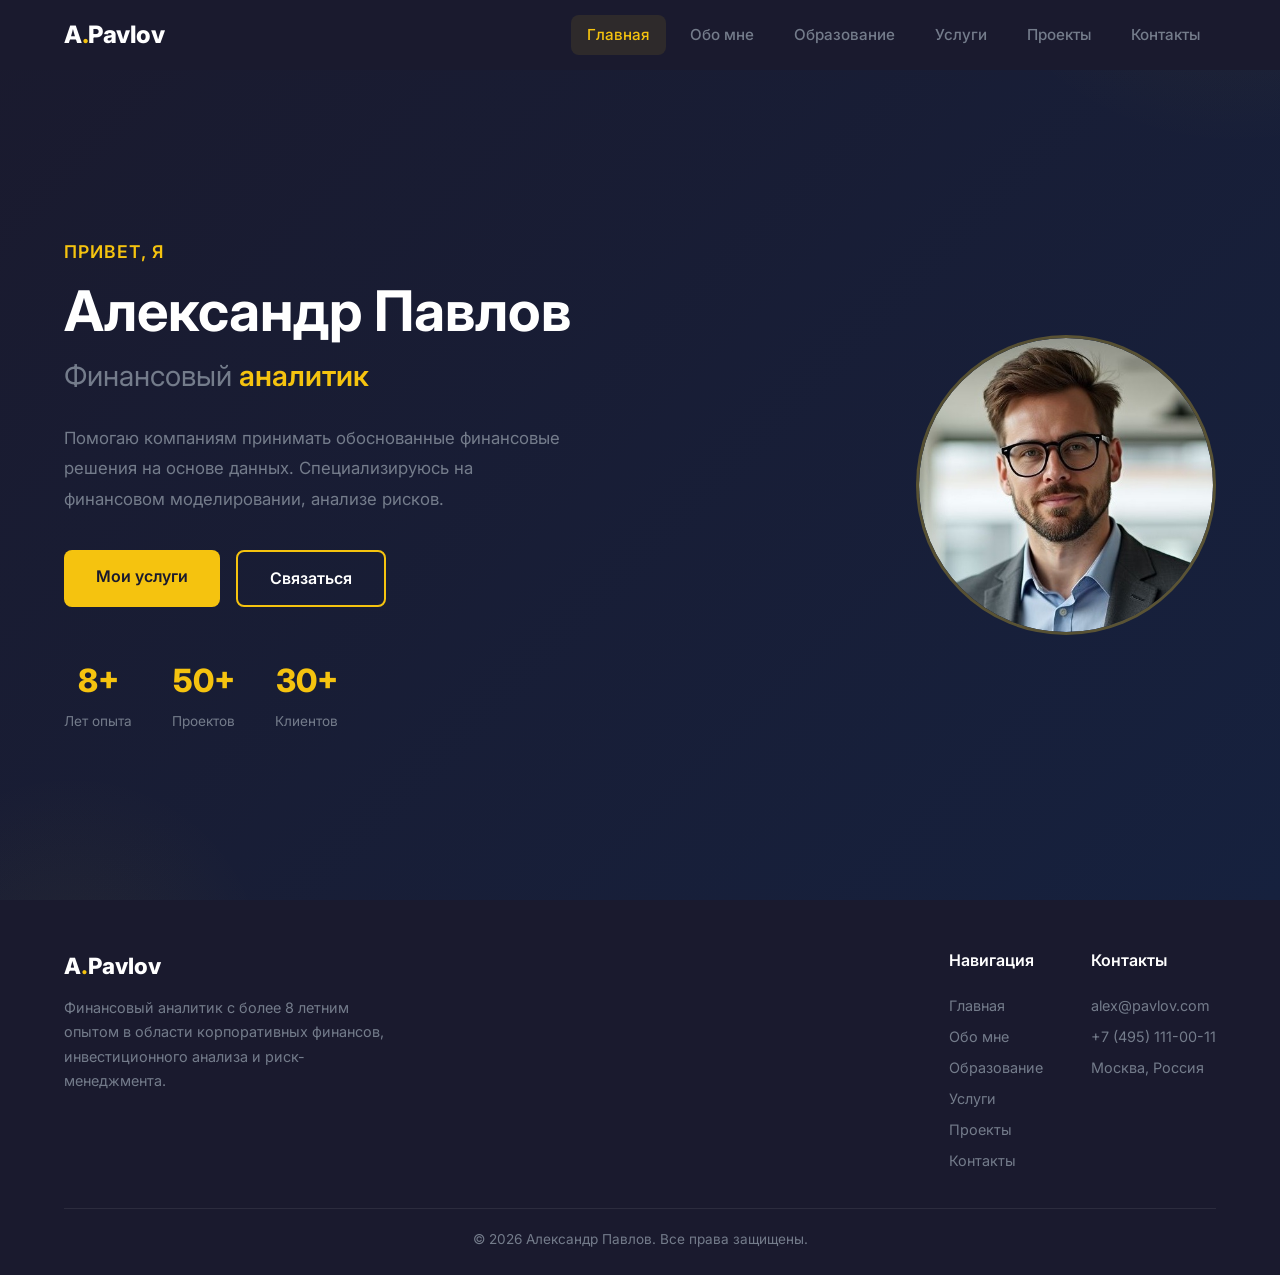
<file: index.html>
<!DOCTYPE html>
<html lang="en">
<head>
    <meta charset="UTF-8">
    <meta name="viewport" content="width=device-width, initial-scale=1.0">
    <link rel="stylesheet" href="css/header.css">
    <link rel="stylesheet" href="css/navbar.css">
    <link rel="stylesheet" href="css/home.css">
    <link rel="stylesheet" href="css/footer.css">

    <title>PortfolioFinAnalitic</title>

</head>

<body>
    <nav class="navbar" id="navbar">
        <div class="container">
            <a href="index.html" class="navbar__logo">A<span>.</span>Pavlov</a>
            <div class="navbar__links" id="navLinks">
                <a href="index.html" class="navbar__link active">Главная</a>
                <a href="about.html" class="navbar__link">Обо мне</a>
                <a href="education.html" class="navbar__link">Образование</a>
                <a href="services.html" class="navbar__link">Услуги</a>
                <a href="portfolio.html" class="navbar__link">Проекты</a>
                <a href="contact.html" class="navbar__link">Контакты</a>
            </div>
            <button class="navbar__burger" id="burger" aria-label="Меню">
                <span></span>
                <span></span>
                <span></span>
            </button>
        </div>
    </nav>

    <!-- Home section desig -->
    <section class="home">
        <div class="container">
            <div class="home__content">
                <div class="home__text">
                    <p class="home__greeting">Привет, я</p>
                    <h1 class="home__name">Александр Павлов</h1>
                    <p class="home__title">Финансовый <span>аналитик</span></p>
                    <p class="home__desc">
                        Помогаю компаниям принимать обоснованные финансовые решения 
                        на основе данных. Специализируюсь на финансовом моделировании, 
                        анализе рисков.
                    </p>
                    <div class="home__buttons">
                        <a href="services.html" class="btn btn-primary">Мои услуги</a>
                        <a href="contact.html" class="btn btn-outline">Связаться</a>
                    </div>
                    <div class="home__stats">
                        <div class="home__stat">
                            <div class="home__stat-number">8+</div>
                            <div class="home__stat-label">Лет опыта</div>
                        </div>
                        <div class="home__stat">
                            <div class="home__stat-number">50+</div>
                            <div class="home__stat-label">Проектов</div>
                        </div>
                        <div class="home__stat">
                            <div class="home__stat-number">30+</div>
                            <div class="home__stat-label">Клиентов</div>
                        </div>
                    </div>
                </div>
                <div class="home__visual">
                    <div class="home__avatar">
                        <img src="img/home.jpg" alt="Александр Павлов" class="home__avatar-img">
                        <div class="home__avatar-ring">
                        </div>
                    </div>
                </div>
            </div>
        </div>
    </section>

    <!-- Footer section desig -->
    <footer class="footer">
        <div class="container">
            <div class="footer__content">
                <div class="footer__brand">
                    <div class="footer__brand-name">A<span>.</span>Pavlov</div>
                    <p class="footer__brand-desc">Финансовый аналитик с более 8 летним опытом в области корпоративных финансов, инвестиционного анализа и риск-менеджмента.</p>
                </div>
                <div class="footer__nav">
                    <div class="footer__col">
                        <div class="footer__col-title">Навигация</div>
                        <a href="index.html">Главная</a>
                        <a href="about.html">Обо мне</a>
                        <a href="education.html">Образование</a>
                        <a href="services.html">Услуги</a>
                        <a href="portfolio.html">Проекты</a>
                        <a href="contact.html">Контакты</a>
                    </div>
                    <div class="footer__col">
                        <div class="footer__col-title">Контакты</div>
                        <a href="mailto:alexey@morozov.com">alex@pavlov.com</a>
                        <a href="tel:+74951234567">+7 (495) 111-00-11</a>
                        <a href="#">Москва, Россия</a>
                    </div>
                </div>
            </div>
            <div class="footer__bottom">
                &copy; 2026 Александр Павлов. Все права защищены.
            </div>
        </div>
    </footer>

    <script src="js/script.js"></script>
</body>
</html>
</file>
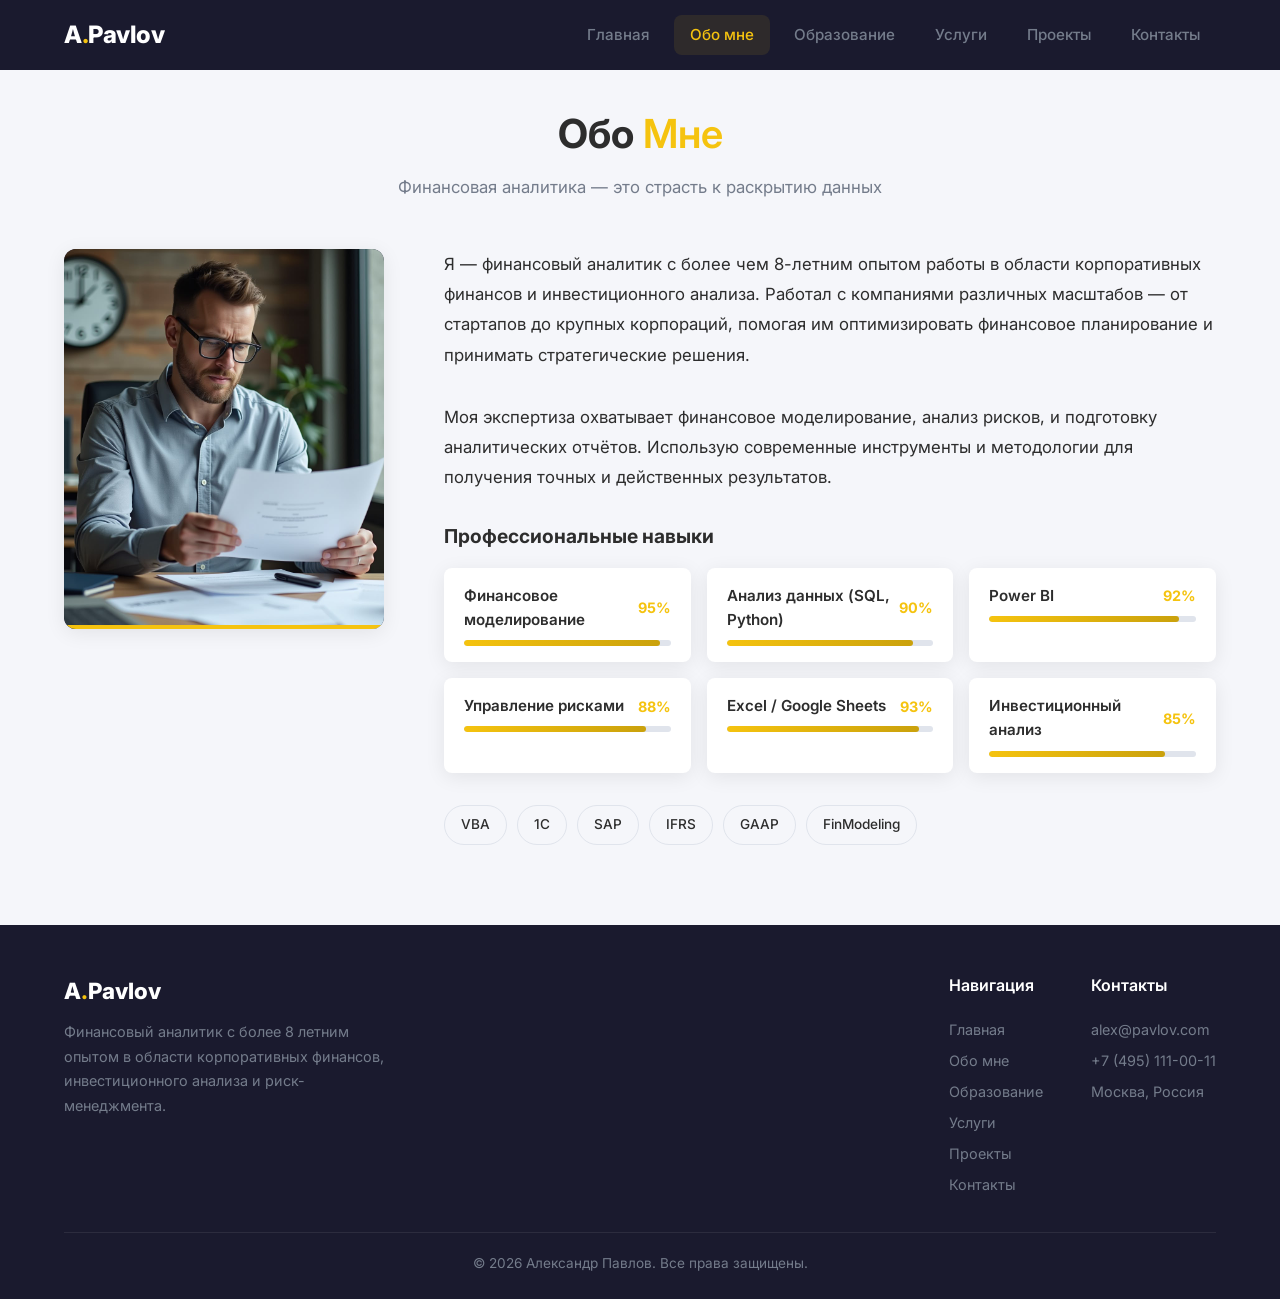
<file: about.html>
<!DOCTYPE html>
<html lang="en">
<head>
    <meta charset="UTF-8">
    <meta name="viewport" content="width=device-width, initial-scale=1.0">
    <link rel="stylesheet" href="css/header.css">
    <link rel="stylesheet" href="css/navbar.css">
    <link rel="stylesheet" href="css/about.css">
    <link rel="stylesheet" href="css/footer.css">

    <title>PortfolioFinAnalitic</title>

</head>

<body>
    <nav class="navbar" id="navbar">
        <div class="container">
            <a href="index.html" class="navbar__logo">A<span>.</span>Pavlov</a>
            <div class="navbar__links" id="navLinks">
                <a href="index.html" class="navbar__link">Главная</a>
                <a href="about.html" class="navbar__link active">Обо мне</a>
                <a href="education.html" class="navbar__link">Образование</a>
                <a href="services.html" class="navbar__link">Услуги</a>
                <a href="portfolio.html" class="navbar__link">Проекты</a>
                <a href="contact.html" class="navbar__link">Контакты</a>
            </div>
            <button class="navbar__burger" id="burger" aria-label="Меню">
                <span></span>
                <span></span>
                <span></span>
            </button>
        </div>
    </nav>

    <!-- About section desig -->
    <section class="about">
        <div class="container">
            <h2 class="section-title reveal">Обо <span>Мне</span></h2>
            <p class="section-subtitle reveal">
                Финансовая аналитика — это страсть к раскрытию данных
            </p>

            <div class="about__content">
                <div class="about__image reveal">
                    <div class="about__photo">
                        <img src="img/about.jpg" alt="Александр Павлов" class="about__photo-img">
                        <div class="about__photo-ring"></div>
                    </div>
                </div>
                <div class="about__info">
                    <p class="about__bio reveal">
                        Я — финансовый аналитик с более чем 8-летним опытом работы в области 
                        корпоративных финансов и инвестиционного анализа. Работал с компаниями 
                        различных масштабов — от стартапов до крупных корпораций, помогая им 
                        оптимизировать финансовое планирование и принимать стратегические решения.
                    </p>
                    <p class="about__bio reveal">
                        Моя экспертиза охватывает финансовое моделирование, анализ рисков, и подготовку аналитических отчётов. 
                        Использую современные инструменты и методологии для получения точных и действенных результатов.
                    </p>

                    <h3 class="about__skills-title reveal">Профессиональные навыки</h3>
                    <div class="about__skills reveal">
                        <div class="about__skill" data-skill="95">
                            <div class="about__skill-header">
                                <span class="about__skill-name">Финансовое моделирование</span>
                                <span class="about__skill-percent">95%</span>
                            </div>
                            <div class="about__skill-bar">
                                <div class="about__skill-fill"></div>
                            </div>
                        </div>
                        <div class="about__skill" data-skill="90">
                            <div class="about__skill-header">
                                <span class="about__skill-name">Анализ данных (SQL, Python)</span>
                                <span class="about__skill-percent">90%</span>
                            </div>
                            <div class="about__skill-bar">
                                <div class="about__skill-fill"></div>
                            </div>
                        </div>
                        <div class="about__skill" data-skill="92">
                            <div class="about__skill-header">
                                <span class="about__skill-name">Power BI</span>
                                <span class="about__skill-percent">92%</span>
                            </div>
                            <div class="about__skill-bar">
                                <div class="about__skill-fill"></div>
                            </div>
                        </div>

                        <div class="about__skill" data-skill="88">
                            <div class="about__skill-header">
                                <span class="about__skill-name">Управление рисками</span>
                                <span class="about__skill-percent">88%</span>
                            </div>
                            <div class="about__skill-bar">
                                <div class="about__skill-fill"></div>
                            </div>
                        </div>
                        
                        <div class="about__skill" data-skill="93">
                            <div class="about__skill-header">
                                <span class="about__skill-name">Excel / Google Sheets</span>
                                <span class="about__skill-percent">93%</span>
                            </div>
                            <div class="about__skill-bar">
                                <div class="about__skill-fill"></div>
                            </div>
                        </div>

                        <div class="about__skill" data-skill="85">
                            <div class="about__skill-header">
                                <span class="about__skill-name">Инвестиционный анализ</span>
                                <span class="about__skill-percent">85%</span>
                            </div>
                            <div class="about__skill-bar">
                                <div class="about__skill-fill"></div>
                            </div>
                        </div>
                    </div>

                    <div class="about__tags reveal">
                        <span class="about__tag">VBA</span>
                        <span class="about__tag">1C</span>
                        <span class="about__tag">SAP</span>
                        <span class="about__tag">IFRS</span>
                        <span class="about__tag">GAAP</span>
                        <span class="about__tag">FinModeling</span>
                    </div>
                </div>
            </div>
        </div>
    </section>


    <!-- Footer section desig -->
    <footer class="footer">
        <div class="container">
            <div class="footer__content">
                <div class="footer__brand">
                    <div class="footer__brand-name">A<span>.</span>Pavlov</div>
                    <p class="footer__brand-desc">Финансовый аналитик с более 8 летним опытом в области корпоративных финансов, инвестиционного анализа и риск-менеджмента.</p>
                </div>
                <div class="footer__nav">
                    <div class="footer__col">
                        <div class="footer__col-title">Навигация</div>
                        <a href="index.html">Главная</a>
                        <a href="about.html">Обо мне</a>
                        <a href="education.html">Образование</a>
                        <a href="services.html">Услуги</a>
                        <a href="portfolio.html">Проекты</a>
                        <a href="contact.html">Контакты</a>
                    </div>
                    <div class="footer__col">
                        <div class="footer__col-title">Контакты</div>
                        <a href="mailto:alexey@morozov.com">alex@pavlov.com</a>
                        <a href="tel:+74951234567">+7 (495) 111-00-11</a>
                        <a href="#">Москва, Россия</a>
                    </div>
                </div>
            </div>
            <div class="footer__bottom">
                &copy; 2026 Александр Павлов. Все права защищены.
            </div>
        </div>
    </footer>

    <script src="js/script.js"></script>
</body>
</html>
</file>
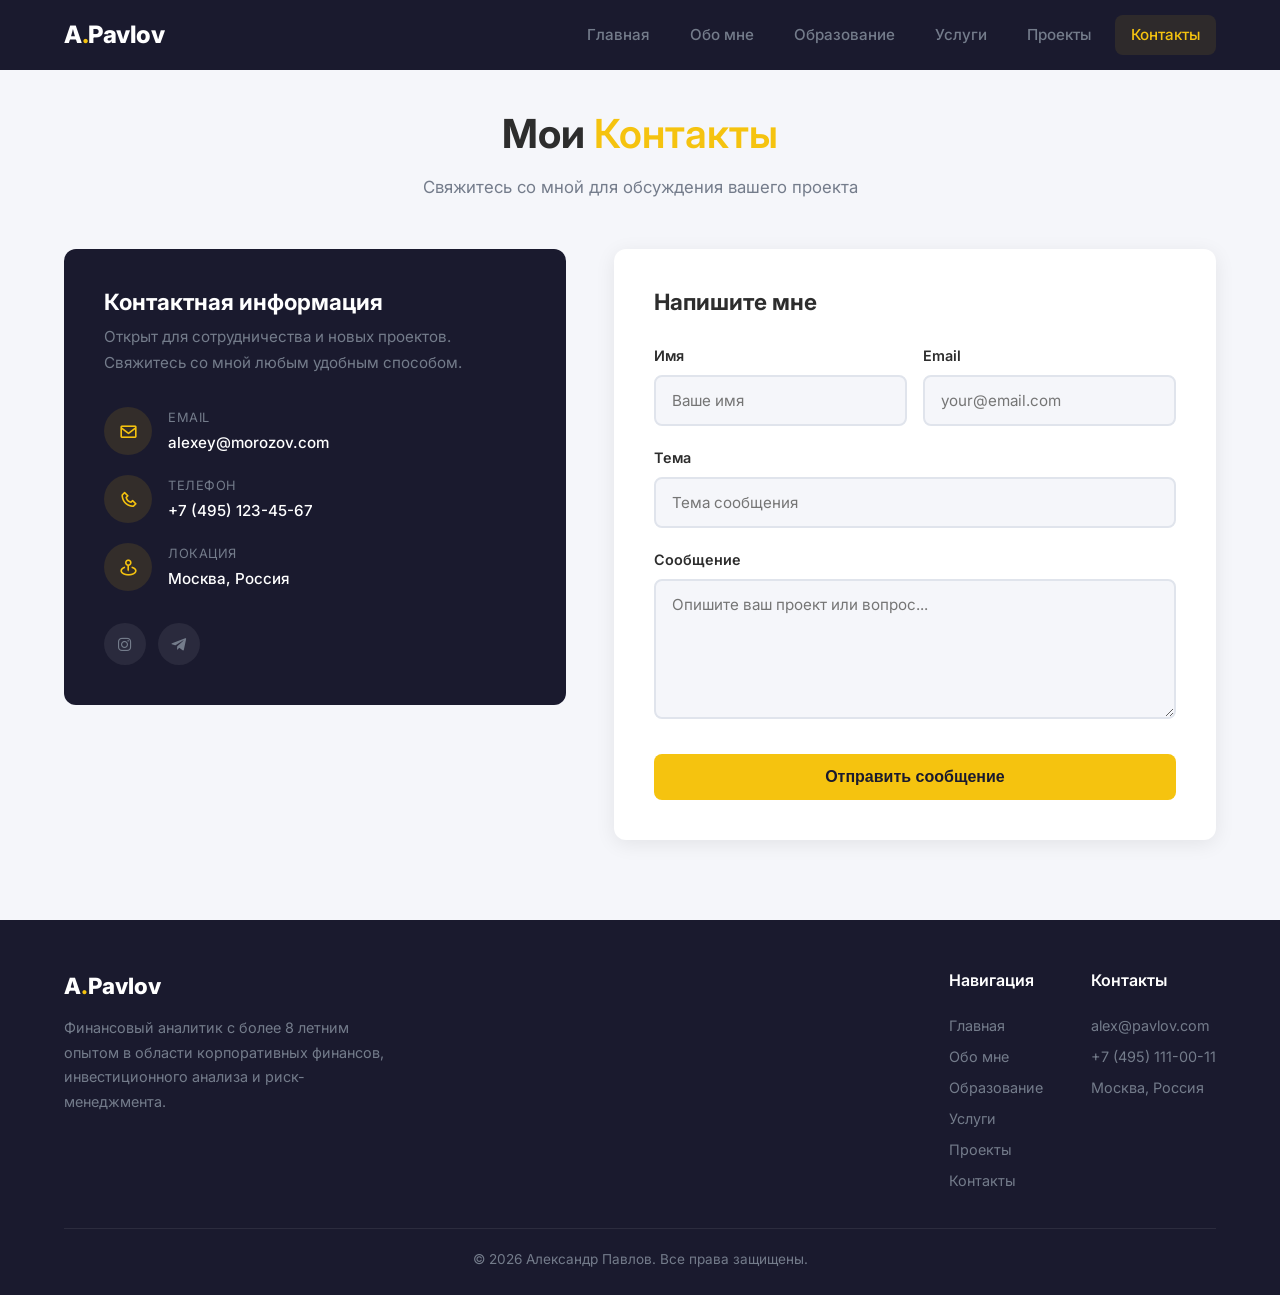
<file: contact.html>
<!DOCTYPE html>
<html lang="en">
<head>
    <meta charset="UTF-8">
    <meta name="viewport" content="width=device-width, initial-scale=1.0">
    <link rel="stylesheet" href="css/header.css">
    <link rel="stylesheet" href="css/navbar.css">
    <link rel="stylesheet" href="css/contact.css">
    <link rel="stylesheet" href="css/footer.css">
    <link href='https://unpkg.com/boxicons@2.1.4/css/boxicons.min.css' rel='stylesheet'>

    <title>PortfolioFinAnalitic</title>

</head>

<body>
    <nav class="navbar" id="navbar">
        <div class="container">
            <a href="index.html" class="navbar__logo">A<span>.</span>Pavlov</a>
            <div class="navbar__links" id="navLinks">
                <a href="index.html" class="navbar__link">Главная</a>
                <a href="about.html" class="navbar__link">Обо мне</a>
                <a href="education.html" class="navbar__link">Образование</a>
                <a href="services.html" class="navbar__link">Услуги</a>
                <a href="portfolio.html" class="navbar__link">Проекты</a>
                <a href="contact.html" class="navbar__link active">Контакты</a>
            </div>
            <button class="navbar__burger" id="burger" aria-label="Меню">
                <span></span>
                <span></span>
                <span></span>
            </button>
        </div>
    </nav>

    <!-- Contact section desig -->
    <section class="contact">
        <div class="container">
            <h2 class="section-title reveal">Мои <span>Контакты</span></h2>
            <p class="section-subtitle reveal">Свяжитесь со мной для обсуждения вашего проекта</p>

            <div class="contact__grid">
                <div class="contact__info reveal">
                    <h3 class="contact__info-title">Контактная информация</h3>
                    <p class="contact__info-desc">
                        Открыт для сотрудничества и новых проектов. 
                        Свяжитесь со мной любым удобным способом.
                    </p>

                    <div class="contact__details">
                        <div class="contact__detail">
                            <div class="contact__detail-icon"><i class='bx bx-envelope'></i></div>
                            <div>
                                <div class="contact__detail-label">Email</div>
                                <div class="contact__detail-value">alexey@morozov.com</div>
                            </div>
                        </div>
                        <div class="contact__detail">
                            <div class="contact__detail-icon"><i class='bx bx-phone'></i></div>
                            <div>
                                <div class="contact__detail-label">Телефон</div>
                                <div class="contact__detail-value">+7 (495) 123-45-67</div>
                            </div>
                        </div>
                        <div class="contact__detail">
                            <div class="contact__detail-icon"><i class='bx bx-map-pin'></i></div>
                            <div>
                                <div class="contact__detail-label">Локация</div>
                                <div class="contact__detail-value">Москва, Россия</div>
                            </div>
                        </div>
                    </div>

                    <div class="contact__socials">
                        <a href="#" class="contact__social-link" aria-label="Instagram">
                            <i class='bx bxl-instagram'></i>
                        </a>
                        <a href="#" class="contact__social-link" aria-label="Telegram">
                            <i class='bx bxl-telegram'></i>
                        </a>
                    </div>
                </div>

                <div class="contact__form-wrapper reveal">
                    <h3 class="contact__form-title">Напишите мне</h3>
                    <form id="contactForm">
                        <div class="form__row">
                            <div class="form__group">
                                <label class="form__label" for="name">Имя</label>
                                <input class="form__input" type="text" id="name" name="name" placeholder="Ваше имя" required>
                            </div>
                            <div class="form__group">
                                <label class="form__label" for="email">Email</label>
                                <input class="form__input" type="email" id="email" name="email" placeholder="your@email.com" required>
                            </div>
                        </div>
                        <div class="form__group">
                            <label class="form__label" for="subject">Тема</label>
                            <input class="form__input" type="text" id="subject" name="subject" placeholder="Тема сообщения" required>
                        </div>
                        <div class="form__group">
                            <label class="form__label" for="message">Сообщение</label>
                            <textarea class="form__textarea" id="message" name="message" placeholder="Опишите ваш проект или вопрос..." required></textarea>
                        </div>
                        <button type="submit" class="btn btn-primary form__submit">Отправить сообщение</button>
                    </form>
                    <div class="form__success" id="formSuccess">
                        <div class="form__success-icon"><i class='bx bx-check-circle'></i></div>
                        <div class="form__success-text">Сообщение отправлено!</div>
                        <div class="form__success-sub">Я свяжусь с вами в ближайшее время.</div>
                    </div>
                </div>
            </div>
        </div>
    </section>


    <!-- Footer section desig -->
    <footer class="footer">
        <div class="container">
            <div class="footer__content">
                <div class="footer__brand">
                    <div class="footer__brand-name">A<span>.</span>Pavlov</div>
                    <p class="footer__brand-desc">Финансовый аналитик с более 8 летним опытом в области корпоративных финансов, инвестиционного анализа и риск-менеджмента.</p>
                </div>
                <div class="footer__nav">
                    <div class="footer__col">
                        <div class="footer__col-title">Навигация</div>
                        <a href="index.html">Главная</a>
                        <a href="about.html">Обо мне</a>
                        <a href="education.html">Образование</a>
                        <a href="services.html">Услуги</a>
                        <a href="portfolio.html">Проекты</a>
                        <a href="contact.html">Контакты</a>
                    </div>
                    <div class="footer__col">
                        <div class="footer__col-title">Контакты</div>
                        <a href="mailto:alex@pavlov.com">alex@pavlov.com</a>
                        <a href="tel:+74951110011">+7 (495) 111-00-11</a>
                        <a href="#">Москва, Россия</a>
                    </div>
                </div>
            </div>
            <div class="footer__bottom">
                &copy; 2026 Александр Павлов. Все права защищены.
            </div>
        </div>
    </footer>

    <script src="js/script.js"></script>
</body>
</html>
</file>
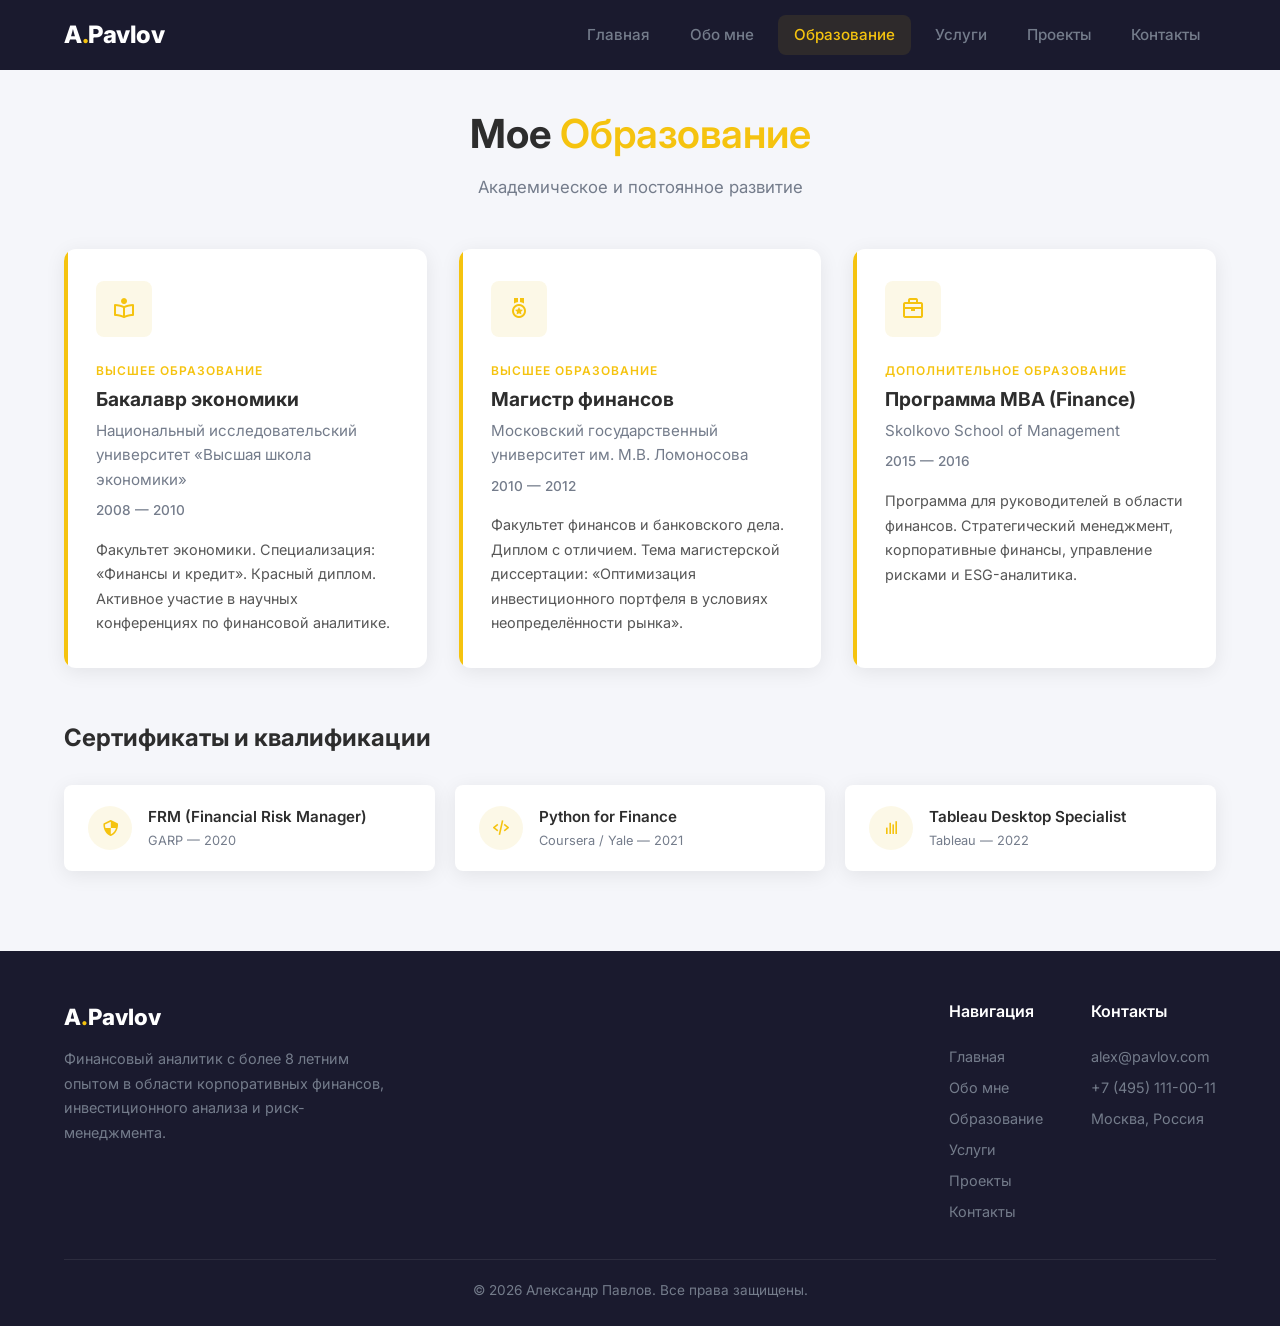
<file: education.html>
<!DOCTYPE html>
<html lang="en">
<head>
    <meta charset="UTF-8">
    <meta name="viewport" content="width=device-width, initial-scale=1.0">
    <link rel="stylesheet" href="css/header.css">
    <link rel="stylesheet" href="css/navbar.css">
    <link rel="stylesheet" href="css/education.css">
    <link rel="stylesheet" href="css/footer.css">
    
    <link href='https://cdn.jsdelivr.net/npm/boxicons@2.1.4/css/boxicons.min.css' rel='stylesheet'>

    <title>PortfolioFinAnalitic</title>

</head>

<body>
    <nav class="navbar" id="navbar">
        <div class="container">
            <a href="index.html" class="navbar__logo">A<span>.</span>Pavlov</a>
            <div class="navbar__links" id="navLinks">
                <a href="index.html" class="navbar__link">Главная</a>
                <a href="about.html" class="navbar__link">Обо мне</a>
                <a href="education.html" class="navbar__link active">Образование</a>
                <a href="services.html" class="navbar__link">Услуги</a>
                <a href="portfolio.html" class="navbar__link">Проекты</a>
                <a href="contact.html" class="navbar__link">Контакты</a>
            </div>
            <button class="navbar__burger" id="burger" aria-label="Меню">
                <span></span>
                <span></span>
                <span></span>
            </button>
        </div>
    </nav>

    <!-- Education section desig -->
    <section class="education">
        <div class="container">
            <h2 class="section-title reveal">Мое <span>Образование</span></h2>
            <p class="section-subtitle reveal">Академическое и постоянное развитие</p>

            <div class="education__grid">
                <div class="education__card reveal">
                    <div class="education__card-icon">
                        <i class="bx bx-book-reader"></i>
                    </div>
                    <span class="education__card-type">Высшее образование</span>
                    <h3 class="education__card-title">Бакалавр экономики</h3>
                    <p class="education__card-org">Национальный исследовательский университет «Высшая школа экономики»</p>
                    <p class="education__card-date">2008 — 2010</p>
                    <p class="education__card-desc">
                        Факультет экономики. Специализация: «Финансы и кредит». 
                        Красный диплом. Активное участие в научных конференциях 
                        по финансовой аналитике.
                    </p>
                </div>

                <div class="education__card reveal">
                    <div class="education__card-icon">
                        <i class="bx bx-medal"></i>
                    </div>
                    <span class="education__card-type">Высшее образование</span>
                    <h3 class="education__card-title">Магистр финансов</h3>
                    <p class="education__card-org">Московский государственный университет им. М.В. Ломоносова</p>
                    <p class="education__card-date">2010 — 2012</p>
                    <p class="education__card-desc">
                        Факультет финансов и банковского дела. Диплом с отличием. 
                        Тема магистерской диссертации: «Оптимизация инвестиционного 
                        портфеля в условиях неопределённости рынка».
                    </p>
                </div>

                <div class="education__card reveal">
                    <div class="education__card-icon">
                        <i class="bx bx-briefcase"></i>
                    </div>
                    <span class="education__card-type">Дополнительное образование</span>
                    <h3 class="education__card-title">Программа MBA (Finance)</h3>
                    <p class="education__card-org">Skolkovo School of Management</p>
                    <p class="education__card-date">2015 — 2016</p>
                    <p class="education__card-desc">
                        Программа для руководителей в области финансов. Стратегический 
                        менеджмент, корпоративные финансы, управление рисками 
                        и ESG-аналитика.
                    </p>
                </div>
            </div>

            <div class="education__certs reveal">
                <h3 class="education__certs-title">Сертификаты и квалификации</h3>
                <div class="education__cert-list">

                    <div class="education__cert">
                        <div class="education__cert-icon">
                            <i class="bx bx-shield-quarter"></i>
                        </div>
                        <div class="education__cert-info">
                            <div class="education__cert-name">FRM (Financial Risk Manager)</div>
                            <div class="education__cert-issuer">GARP — 2020</div>
                        </div>
                    </div>

                    <div class="education__cert">
                        <div class="education__cert-icon">
                            <i class="bx bx-code-alt"></i>
                        </div>
                        <div class="education__cert-info">
                            <div class="education__cert-name">Python for Finance</div>
                            <div class="education__cert-issuer">Coursera / Yale — 2021</div>
                        </div>
                    </div>

                    <div class="education__cert">
                        <div class="education__cert-icon">
                            <i class="bx bx-bar-chart"></i>
                        </div>
                        <div class="education__cert-info">
                            <div class="education__cert-name">Tableau Desktop Specialist</div>
                            <div class="education__cert-issuer">Tableau — 2022</div>
                        </div>
                    </div>

                </div>
            </div>
        </div>
    </section>
    


    <!-- Footer section desig -->
    <footer class="footer">
        <div class="container">
            <div class="footer__content">
                <div class="footer__brand">
                    <div class="footer__brand-name">A<span>.</span>Pavlov</div>
                    <p class="footer__brand-desc">Финансовый аналитик с более 8 летним опытом в области корпоративных финансов, инвестиционного анализа и риск-менеджмента.</p>
                </div>
                <div class="footer__nav">
                    <div class="footer__col">
                        <div class="footer__col-title">Навигация</div>
                        <a href="index.html">Главная</a>
                        <a href="about.html">Обо мне</a>
                        <a href="education.html">Образование</a>
                        <a href="services.html">Услуги</a>
                        <a href="portfolio.html">Проекты</a>
                        <a href="contact.html">Контакты</a>
                    </div>
                    <div class="footer__col">
                        <div class="footer__col-title">Контакты</div>
                        <a href="mailto:alexey@morozov.com">alex@pavlov.com</a>
                        <a href="tel:+74951234567">+7 (495) 111-00-11</a>
                        <a href="#">Москва, Россия</a>
                    </div>
                </div>
            </div>
            <div class="footer__bottom">
                &copy; 2026 Александр Павлов. Все права защищены.
            </div>
        </div>
    </footer>

    <script src="js/script.js"></script>
</body>
</html>
</file>
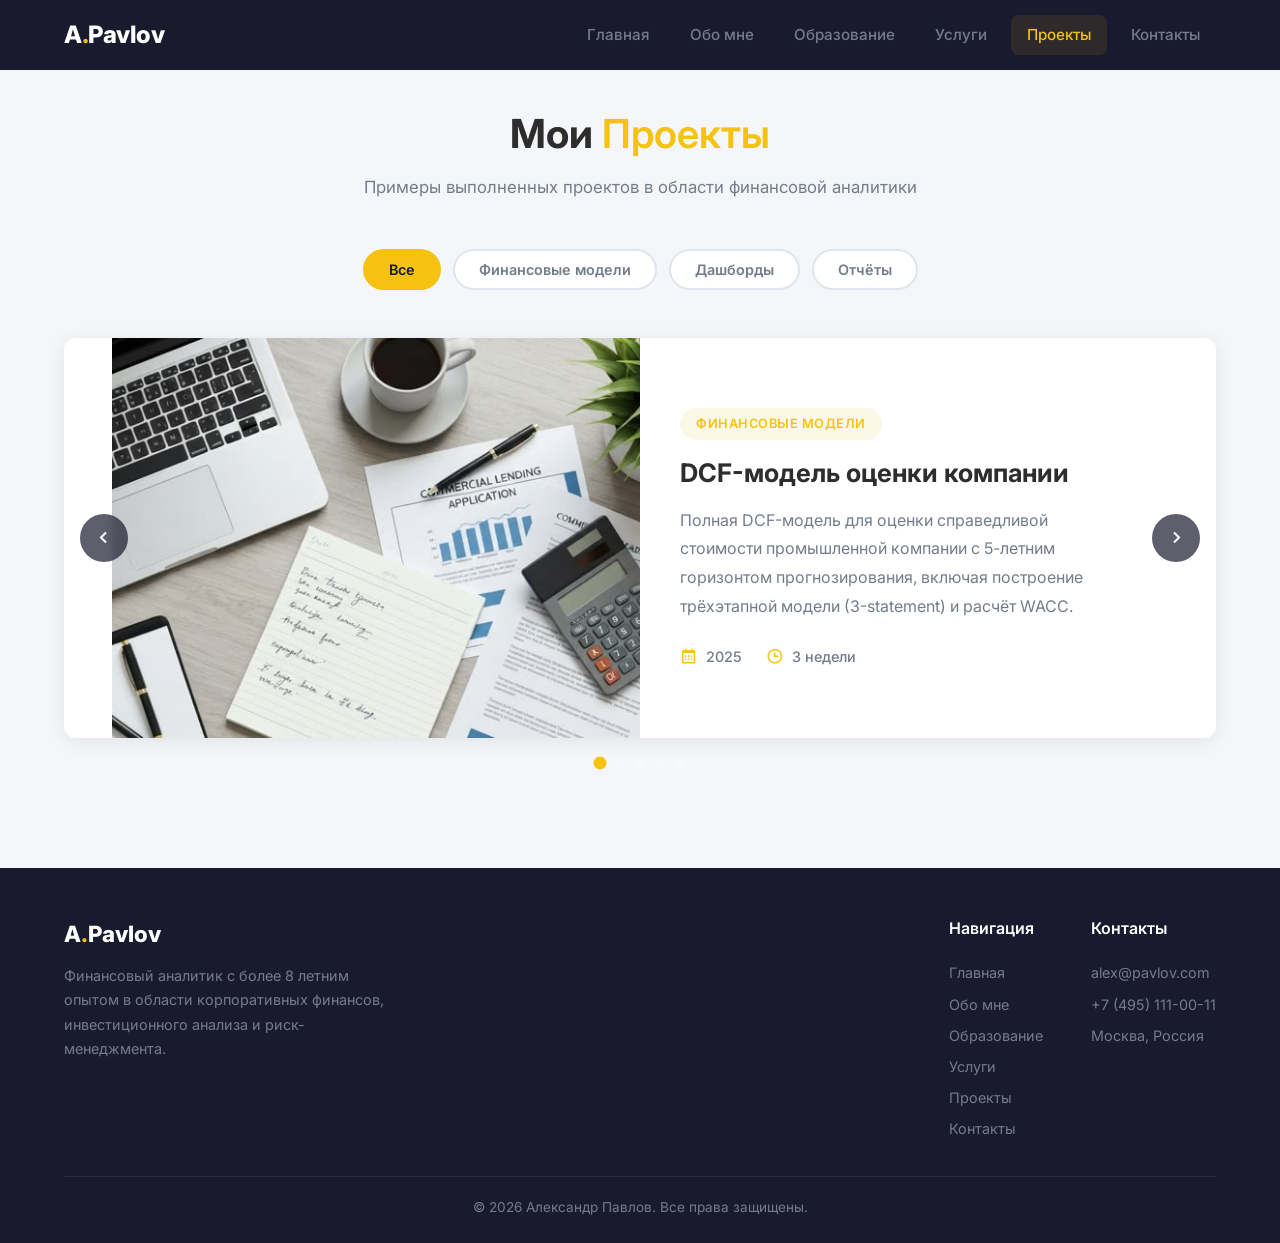
<file: portfolio.html>
<!DOCTYPE html>
<html lang="en">
<head>
    <meta charset="UTF-8">
    <meta name="viewport" content="width=device-width, initial-scale=1.0">
    <link rel="stylesheet" href="css/header.css">
    <link rel="stylesheet" href="css/navbar.css">
    <link rel="stylesheet" href="css/portfolio.css">
    <link rel="stylesheet" href="css/footer.css">
    <link href='https://unpkg.com/boxicons@2.1.4/css/boxicons.min.css' rel='stylesheet'>

    <title>PortfolioFinAnalitic</title>

</head>

<body>
    <nav class="navbar" id="navbar">
        <div class="container">
            <a href="index.html" class="navbar__logo">A<span>.</span>Pavlov</a>
            <div class="navbar__links" id="navLinks">
                <a href="index.html" class="navbar__link">Главная</a>
                <a href="about.html" class="navbar__link">Обо мне</a>
                <a href="education.html" class="navbar__link">Образование</a>
                <a href="services.html" class="navbar__link">Услуги</a>
                <a href="portfolio.html" class="navbar__link active">Проекты</a>
                <a href="contact.html" class="navbar__link">Контакты</a>
            </div>
            <button class="navbar__burger" id="burger" aria-label="Меню">
                <span></span>
                <span></span>
                <span></span>
            </button>
        </div>
    </nav>

    <!-- Portfolio section -->
    <section class="portfolio">
        <div class="container">
            <h2 class="section-title reveal">Мои <span>Проекты</span></h2>
            <p class="section-subtitle reveal">Примеры выполненных проектов в области финансовой аналитики</p>

            <div class="portfolio__filters reveal">
                <button class="portfolio__filter active" data-filter="all">Все</button>
                <button class="portfolio__filter" data-filter="modeling">Финансовые модели</button>
                <button class="portfolio__filter" data-filter="dashboard">Дашборды</button>
                <button class="portfolio__filter" data-filter="report">Отчёты</button>
            </div>

            <div class="slider reveal" id="portfolioSlider">
                <div class="slider__track" id="sliderTrack">

                    <div class="slider__slide" data-category="modeling">
                        <div class="slider__image">
                            <img src="img/portfolio1.jpg" alt="DCF-модель оценки компании">
                        </div>
                        <div class="slider__info">
                            <span class="slider__tag">Финансовые модели</span>
                            <h3 class="slider__title">DCF-модель оценки компании</h3>
                            <p class="slider__desc">Полная DCF-модель для оценки справедливой стоимости промышленной компании с 5-летним горизонтом прогнозирования, включая построение трёхэтапной модели (3-statement) и расчёт WACC.</p>
                            <div class="slider__meta">
                                <span><i class='bx bx-calendar'></i> 2025</span>
                                <span><i class='bx bx-time'></i> 3 недели</span>
                            </div>
                        </div>
                    </div>

                    <div class="slider__slide" data-category="dashboard">
                        <div class="slider__image">
                            <img src="img/portfolio2.jpg" alt="Дашборд управленческой отчётности">
                        </div>
                        <div class="slider__info">
                            <span class="slider__tag">Дашборды</span>
                            <h3 class="slider__title">Дашборд управленческой отчётности</h3>
                            <p class="slider__desc">Интерактивный дашборд в Power BI для мониторинга ключевых финансовых показателей: выручка, маржинальность, расходы, cash flow. Автоматическая загрузка данных из ERP.</p>
                            <div class="slider__meta">
                                <span><i class='bx bx-calendar'></i> 2025</span>
                                <span><i class='bx bx-time'></i> 2 недели</span>
                            </div>
                        </div>
                    </div>

                    <div class="slider__slide" data-category="report">
                        <div class="slider__image">
                            <img src="img/portfolio3.jpg" alt="Годовой отчёт по МСФО">
                        </div>
                        <div class="slider__info">
                            <span class="slider__tag">Отчёты</span>
                            <h3 class="slider__title">Годовой отчёт по МСФО</h3>
                            <p class="slider__desc">Подготовка консолидированной годовой финансовой отчётности по стандартам IFRS для группы компаний, включая пояснения и reconciliation по всем разделам.</p>
                            <div class="slider__meta">
                                <span><i class='bx bx-calendar'></i> 2024</span>
                                <span><i class='bx bx-time'></i> 6 недель</span>
                            </div>
                        </div>
                    </div>

                    <div class="slider__slide" data-category="modeling">
                        <div class="slider__image">
                            <img src="img/portfolio4.jpg" alt="Модель бюджетирования">
                        </div>
                        <div class="slider__info">
                            <span class="slider__tag">Финансовые модели</span>
                            <h3 class="slider__title">Модель бюджетирования</h3>
                            <p class="slider__desc">Система бюджетирования для холдинговой структуры: rolling прогнозы, контроль исполнения, анализ отклонений (variance analysis). Интеграция с 1С:Предприятие.</p>
                            <div class="slider__meta">
                                <span><i class='bx bx-calendar'></i> 2024</span>
                                <span><i class='bx bx-time'></i> 4 недели</span>
                            </div>
                        </div>
                    </div>

                    <div class="slider__slide" data-category="dashboard">
                        <div class="slider__image">
                            <img src="img/portfolio5.jpg" alt="Аналитический дашборд рисков">
                        </div>
                        <div class="slider__info">
                            <span class="slider__tag">Дашборды</span>
                            <h3 class="slider__title">Аналитический дашборд рисков</h3>
                            <p class="slider__desc">Визуализация риск-метрик портфеля: VaR, коэффициенты Шарпа, корреляционная матрица. Динамическое обновление данных и автоматические алерты при превышении лимитов.</p>
                            <div class="slider__meta">
                                <span><i class='bx bx-calendar'></i> 2025</span>
                                <span><i class='bx bx-time'></i> 2 недели</span>
                            </div>
                        </div>
                    </div>

                </div>

                <button class="slider__arrow slider__arrow--prev" id="sliderPrev" aria-label="Предыдущий слайд">
                    <i class='bx bx-chevron-left'></i>
                </button>
                <button class="slider__arrow slider__arrow--next" id="sliderNext" aria-label="Следующий слайд">
                    <i class='bx bx-chevron-right'></i>
                </button>

            </div>

            <div class="slider__dots" id="sliderDots"></div>
        </div>
    </section>

    <!-- Footer section desig -->
    <footer class="footer">
        <div class="container">
            <div class="footer__content">
                <div class="footer__brand">
                    <div class="footer__brand-name">A<span>.</span>Pavlov</div>
                    <p class="footer__brand-desc">Финансовый аналитик с более 8 летним опытом в области корпоративных финансов, инвестиционного анализа и риск-менеджмента.</p>
                </div>
                <div class="footer__nav">
                    <div class="footer__col">
                        <div class="footer__col-title">Навигация</div>
                        <a href="index.html">Главная</a>
                        <a href="about.html">Обо мне</a>
                        <a href="education.html">Образование</a>
                        <a href="services.html">Услуги</a>
                        <a href="portfolio.html">Проекты</a>
                        <a href="contact.html">Контакты</a>
                    </div>
                    <div class="footer__col">
                        <div class="footer__col-title">Контакты</div>
                        <a href="mailto:alexey@morozov.com">alex@pavlov.com</a>
                        <a href="tel:+74951234567">+7 (495) 111-00-11</a>
                        <a href="#">Москва, Россия</a>
                    </div>
                </div>
            </div>
            <div class="footer__bottom">
                &copy; 2026 Александр Павлов. Все права защищены.
            </div>
        </div>
    </footer>

    <script src="js/script.js"></script>
</body>
</html>
</file>
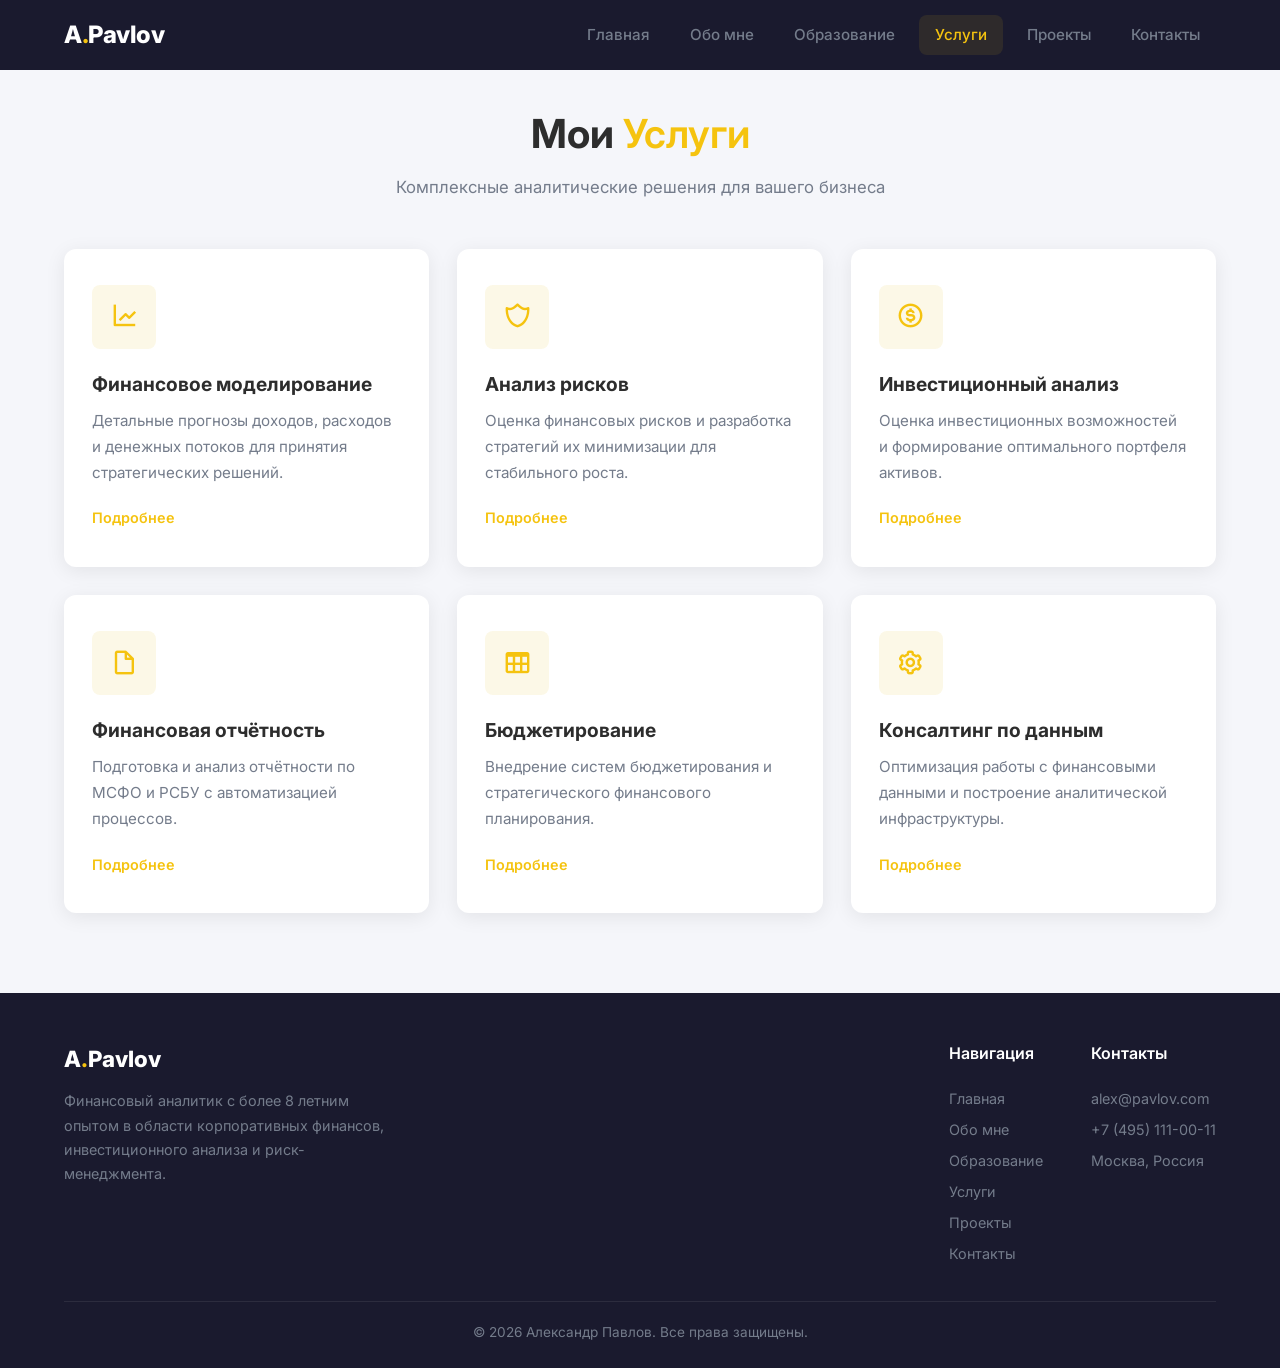
<file: services.html>
<!DOCTYPE html>
<html lang="en">
<head>
    <meta charset="UTF-8">
    <meta name="viewport" content="width=device-width, initial-scale=1.0">
    <link rel="stylesheet" href="css/header.css">
    <link rel="stylesheet" href="css/navbar.css">
    <link rel="stylesheet" href="css/service.css">
    <link rel="stylesheet" href="css/servicemodal.css">
    <link rel="stylesheet" href="css/footer.css">
    <link href='https://unpkg.com/boxicons@2.1.4/css/boxicons.min.css' rel='stylesheet'>

    <title>PortfolioFinAnalitic</title>

</head>

<body>
    <nav class="navbar" id="navbar">
        <div class="container">
            <a href="index.html" class="navbar__logo">A<span>.</span>Pavlov</a>
            <div class="navbar__links" id="navLinks">
                <a href="index.html" class="navbar__link">Главная</a>
                <a href="about.html" class="navbar__link">Обо мне</a>
                <a href="education.html" class="navbar__link">Образование</a>
                <a href="services.html" class="navbar__link active">Услуги</a>
                <a href="portfolio.html" class="navbar__link">Проекты</a>
                <a href="contact.html" class="navbar__link">Контакты</a>
            </div>
            <button class="navbar__burger" id="burger" aria-label="Меню">
                <span></span>
                <span></span>
                <span></span>
            </button>
        </div>
    </nav>

    <!-- Services section desig -->
     <section class="services">
        <div class="container">
            <h2 class="section-title reveal">Мои <span>Услуги</span></h2>
            <p class="section-subtitle reveal">Комплексные аналитические решения для вашего бизнеса</p>

            <div class="services__grid">
                <div class="service-card reveal"
                     data-title="Финансовое моделирование"
                     data-desc="Разработка детальных финансовых моделей для прогнозирования доходов, расходов и денежных потоков. Строю трёхэтапные модели (3-statement), DCF-модели, а также модели для оценки сценариев и стресс-тестирования."
                     data-features="Создание 3-statement моделей,DCF-оценка и WACC расчёт,Сценарный и чувствительный анализ,Автоматизация через VBA и Python,Интеграция с Power BI">
                    <div class="service-card__icon"><i class='bx bx-line-chart'></i></div>
                    <h3 class="service-card__title">Финансовое моделирование</h3>
                    <p class="service-card__desc">Детальные прогнозы доходов, расходов и денежных потоков для принятия стратегических решений.</p>
                    <span class="service-card__link">Подробнее</span>
                </div>

                <div class="service-card reveal"
                     data-title="Анализ рисков"
                     data-desc="Комплексная оценка финансовых рисков предприятия с разработкой стратегий хеджирования и минимизации потенциальных убытков. Применяю количественные и качественные методы анализа."
                     data-features="VaR и Expected Shortfall расчёт,Монтекарло-симуляция,Стресс-тестирование портфелей,Анализ кредитных и рыночных рисков,Разработка риск-матриц">
                    <div class="service-card__icon"><i class='bx bx-shield-alt-2'></i></div>
                    <h3 class="service-card__title">Анализ рисков</h3>
                    <p class="service-card__desc">Оценка финансовых рисков и разработка стратегий их минимизации для стабильного роста.</p>
                    <span class="service-card__link">Подробнее</span>
                </div>

                <div class="service-card reveal"
                     data-title="Инвестиционный анализ"
                     data-desc="Глубокий анализ инвестиционных возможностей: от оценки отдельных активов до формирования оптимального портфеля. Проводю Due Diligence и оценку справедливой стоимости."
                     data-features="Оценка стоимости компаний (DCF, comps),Due Diligence инвестиционных проектов,Оптимизация портфеля (MPT),Анализ ROI и IRR,Мультипликаторный анализ">
                    <div class="service-card__icon"><i class='bx bx-dollar-circle'></i></div>
                    <h3 class="service-card__title">Инвестиционный анализ</h3>
                    <p class="service-card__desc">Оценка инвестиционных возможностей и формирование оптимального портфеля активов.</p>
                    <span class="service-card__link">Подробнее</span>
                </div>

                <div class="service-card reveal"
                     data-title="Финансовая отчётность"
                     data-desc="Подготовка и анализ финансовой отчётности в соответствии с МСФО (IFRS) и РСБУ. Автоматизация отчётных процессов и создание наглядных дашбордов для руководства."
                     data-features="Составление отчётов по IFRS и РСБУ,Создание финансовых дашбордов,Анализ коэффициентов (ликвидность, рентабельность),Подготовка отчётности для инвесторов,Автоматизация отчётных процессов">
                    <div class="service-card__icon"><i class='bx bx-file-blank'></i></div>
                    <h3 class="service-card__title">Финансовая отчётность</h3>
                    <p class="service-card__desc">Подготовка и анализ отчётности по МСФО и РСБУ с автоматизацией процессов.</p>
                    <span class="service-card__link">Подробнее</span>
                </div>

                <div class="service-card reveal"
                     data-title="Бюджетирование и планирование"
                     data-desc="Разработка систем бюджетирования и стратегического финансового планирования. Внедрение процессов планирования, контроля и анализа отклонений."
                     data-features="Разработка бюджетов подразделений,Rolling Forecast методология,Контроль исполнения бюджетов,Анализ отклонений (variance analysis),Интеграция с ERP-системами">
                    <div class="service-card__icon"><i class='bx bx-table'></i></div>
                    <h3 class="service-card__title">Бюджетирование</h3>
                    <p class="service-card__desc">Внедрение систем бюджетирования и стратегического финансового планирования.</p>
                    <span class="service-card__link">Подробнее</span>
                </div>

                <div class="service-card reveal"
                     data-title="Консалтинг по 데이터"
                     data-desc="Консультации по оптимизации работы с финансовыми данными: от выбора инструментов до построения аналитической инфраструктуры и обучения команды."
                     data-features="Выбор и внедрение BI-систем,Проектирование хранилищ данных,Обучение сотрудников,Оптимизация SQL-запросов,Настройка ETL-процессов">
                    <div class="service-card__icon"><i class='bx bx-cog'></i></div>
                    <h3 class="service-card__title">Консалтинг по данным</h3>
                    <p class="service-card__desc">Оптимизация работы с финансовыми данными и построение аналитической инфраструктуры.</p>
                    <span class="service-card__link">Подробнее</span>
                </div>
            </div>
        </div>
    </section>



    <!-- Footer section desig -->
    <footer class="footer">
        <div class="container">
            <div class="footer__content">
                <div class="footer__brand">
                    <div class="footer__brand-name">A<span>.</span>Pavlov</div>
                    <p class="footer__brand-desc">Финансовый аналитик с более 8 летним опытом в области корпоративных финансов, инвестиционного анализа и риск-менеджмента.</p>
                </div>
                <div class="footer__nav">
                    <div class="footer__col">
                        <div class="footer__col-title">Навигация</div>
                        <a href="index.html">Главная</a>
                        <a href="about.html">Обо мне</a>
                        <a href="education.html">Образование</a>
                        <a href="services.html">Услуги</a>
                        <a href="portfolio.html">Проекты</a>
                        <a href="contact.html">Контакты</a>
                    </div>
                    <div class="footer__col">
                        <div class="footer__col-title">Контакты</div>
                        <a href="mailto:alexey@morozov.com">alex@pavlov.com</a>
                        <a href="tel:+74951234567">+7 (495) 111-00-11</a>
                        <a href="#">Москва, Россия</a>
                    </div>
                </div>
            </div>
            <div class="footer__bottom">
                &copy; 2026 Александр Павлов. Все права защищены.
            </div>
        </div>
    </footer>

    <div class="modal-overlay" id="modalOverlay">
        <div class="modal">
            <button class="modal__close" id="modalClose"><i class='bx bx-x'></i></button>
            <div class="modal__icon" id="modalIcon"></div>
            <h3 class="modal__title" id="modalTitle"></h3>
            <p class="modal__text" id="modalDesc"></p>
            <ul class="modal__features" id="modalFeatures"></ul>
            <a href="contact.html" class="modal__cta">Обсудить проект <i class='bx bx-right-arrow-alt'></i></a>
        </div>
    </div>

    <script src="js/script.js"></script>
</body>
</html>
</file>
<file: css/header.css>
@import url('https://fonts.googleapis.com/css2?family=Inter:wght@300;400;500;600;700;800&display=swap');

*,
*::before,
*::after {
    margin: 0;
    padding: 0;
    box-sizing: border-box;
}

:root {
    --bg-light: #f5f6fa;
    --bg-dark: #1a1a2e;
    --bg-dark-alt: #16213e;
    --accent: #f5c30f;
    --accent-hover: #caa10c;
    --text-dark: #2d2d2d;
    --text-light: #ffffff;
    --text-muted: #747c8b;
    --card-bg: #ffffff;
    --card-shadow: 0 4px 20px rgba(0, 0, 0, 0.08);
    --card-shadow-hover: 0 8px 32px rgba(0, 0, 0, 0.14);
    --border-light: #e0e4ec;
    --transition: 0.3s ease;
    --radius: 12px;
    --radius-sm: 8px;
    --max-width: 1200px;
}

html {
    scroll-behavior: smooth;
}

body {
    font-family: 'Inter', -apple-system, BlinkMacSystemFont, sans-serif;
    background-color: var(--bg-light);
    color: var(--text-dark);
    line-height: 1.6;
    -webkit-font-smoothing: antialiased;
}

a {
    text-decoration: none;
    color: inherit;
    transition: color var(--transition);
}

ul {
    list-style: none;
}

img {
    max-width: 100%;
    display: block;
}

h1, h2, h3, h4, h5, h6 {
    line-height: 1.2;
    font-weight: 700;
}

h1 {
    font-size: clamp(2.2rem, 5vw, 3.5rem);
}

h2 {
    font-size: clamp(1.8rem, 4vw, 2.5rem);
}

h3 {
    font-size: 1.3rem;
}

.container {
    width: 100%;
    max-width: var(--max-width);
    margin: 0 auto;
    padding: 0 24px;
}

.section {
    padding: 80px 0;
}

.section-title {
    text-align: center;
    margin-bottom: 16px;
    color: var(--text-dark);
}

.section-subtitle {
    text-align: center;
    color: var(--text-muted);
    margin-bottom: 48px;
    font-size: 1.05rem;
}

.btn {
    display: inline-block;
    padding: 14px 32px;
    border-radius: var(--radius-sm);
    font-weight: 600;
    font-size: 1rem;
    cursor: pointer;
    border: none;
    transition: all var(--transition);
}

.btn-primary {
    background: var(--accent);
    color: var(--bg-dark);
}

.btn-primary:hover {
    background: var(--accent-hover);
    transform: translateY(-2px);
    box-shadow: 0 6px 20px rgba(226, 183, 20, 0.35);
}

.btn-outline {
    background: transparent;
    color: var(--text-light);
    border: 2px solid var(--accent);
}

.btn-outline:hover {
    background: var(--accent);
    color: var(--bg-dark);
}

.reveal {
    opacity: 0;
    transform: translateY(30px);
    transition: opacity 0.6s ease, transform 0.6s ease;
}

.reveal.visible {
    opacity: 1;
    transform: translateY(0);
}
</file>
<file: css/navbar.css>
.navbar {
    position: fixed;
    top: 0;
    left: 0;
    width: 100%;
    z-index: 1000;
    background: var(--bg-dark);
    padding: 0 24px;
    transition: box-shadow var(--transition);
}

.navbar.scrolled {
    box-shadow: 0 2px 20px rgba(0, 0, 0, 0.3);
}

.navbar .container {
    display: flex;
    align-items: center;
    justify-content: space-between;
    height: 70px;
}

.navbar__logo {
    font-size: 1.5rem;
    font-weight: 800;
    color: var(--text-light);
    letter-spacing: -0.5px;
}

.navbar__logo span {
    color: var(--accent);
}

.navbar__links {
    display: flex;
    align-items: center;
    gap: 8px;
}

.navbar__link {
    color: var(--text-muted);
    font-weight: 500;
    font-size: 0.95rem;
    padding: 8px 16px;
    border-radius: var(--radius-sm);
    transition: all var(--transition);
}

.navbar__link:hover {
    color: var(--text-light);
    background: rgba(255, 255, 255, 0.07);
}

.navbar__link.active {
    color: var(--accent);
    background: rgba(226, 183, 20, 0.1);
}

.navbar__burger {
    display: none;
    flex-direction: column;
    gap: 5px;
    cursor: pointer;
    padding: 4px;
    background: none;
    border: none;
}

.navbar__burger span {
    display: block;
    width: 26px;
    height: 2px;
    background: var(--text-light);
    border-radius: 2px;
    transition: all var(--transition);
}

.navbar__burger.open span:nth-child(1) {
    transform: rotate(45deg) translate(5px, 5px);
}

.navbar__burger.open span:nth-child(2) {
    opacity: 0;
}

.navbar__burger.open span:nth-child(3) {
    transform: rotate(-45deg) translate(5px, -5px);
}

/* === Responsive === */

@media (max-width: 768px) {
    .navbar .container {
        position: relative;
    }

    .navbar__burger {
        display: flex;
    }

    .navbar__links {
        position: absolute;
        top: 70px;
        left: 0;
        width: 100%;
        background: var(--bg-dark);
        flex-direction: column;
        align-items: stretch;
        gap: 0;
        padding: 0 24px;
        max-height: 0;
        overflow: hidden;
        opacity: 0;
        transition: max-height 0.35s ease, opacity 0.3s ease, padding 0.35s ease;
        box-shadow: none;
    }

    .navbar__links.open {
        max-height: 400px;
        opacity: 1;
        padding: 8px 24px 20px;
        box-shadow: 0 8px 24px rgba(0, 0, 0, 0.3);
    }

    .navbar__link {
        padding: 14px 16px;
        font-size: 1rem;
        border-radius: var(--radius-sm);
    }

    .navbar__link:hover {
        background: rgba(255, 255, 255, 0.07);
    }
}

@media (max-width: 480px) {
    .navbar__logo {
        font-size: 1.3rem;
    }

    .navbar__links.open {
        padding: 8px 16px 16px;
    }

    .navbar__link {
        padding: 12px 12px;
        font-size: 0.95rem;
    }
}
</file>
<file: css/home.css>
.home {
    min-height: 100vh;
    display: flex;
    align-items: center;
    background: linear-gradient(135deg, var(--bg-dark) 0%, var(--bg-dark-alt) 100%);
    position: relative;
    overflow: hidden;
    padding-top: 70px;
}

.home::before {
    content: '';
    position: absolute;
    top: -50%;
    right: -20%;
    width: 600px;
    height: 600px;
    border-radius: 50%;
    background: radial-gradient(circle, rgba(226, 183, 20, 0.08) 0%, transparent 70%);
    pointer-events: none;
}

.home::after {
    content: '';
    position: absolute;
    bottom: -30%;
    left: -10%;
    width: 400px;
    height: 400px;
    border-radius: 50%;
    background: radial-gradient(circle, rgba(226, 183, 20, 0.05) 0%, transparent 70%);
    pointer-events: none;
}

.home .container {
    position: relative;
    z-index: 1;
}

.home__content {
    display: flex;
    align-items: center;
    justify-content: space-between;
    gap: 60px;
}

.home__text {
    flex: 1;
}

.home__greeting {
    font-size: 1.1rem;
    color: var(--accent);
    font-weight: 600;
    margin-bottom: 12px;
    letter-spacing: 1px;
    text-transform: uppercase;
}

.home__name {
    color: var(--text-light);
    margin-bottom: 8px;
}

.home__title {
    color: var(--text-muted);
    font-size: clamp(1.2rem, 3vw, 1.8rem);
    font-weight: 400;
    margin-bottom: 24px;
}

.home__title span {
    color: var(--accent);
    font-weight: 600;
}

.home__desc {
    color: var(--text-muted);
    font-size: 1.05rem;
    max-width: 500px;
    margin-bottom: 36px;
    line-height: 1.8;
}

.home__buttons {
    display: flex;
    gap: 16px;
    flex-wrap: wrap;
}

.home__visual {
    flex: 0 0 auto;
    position: relative;
}

.home__avatar {
    width: 300px;
    height: 300px;
    border-radius: 50%;
    background: linear-gradient(135deg, var(--bg-dark-alt), rgba(255, 255, 255, 0.05));
    border: 3px solid rgba(226, 183, 20, 0.3);
    display: flex;
    align-items: center;
    justify-content: center;
    position: relative;
    overflow: hidden;
}

.home__avatar-img {
    width: 100%;
    height: 100%;
    object-fit: cover;
    border-radius: 50%;
}

.home__avatar-ring {
    position: absolute;
    inset: -12px;
    border-radius: 50%;
    border: 1px solid rgba(226, 183, 20, 0.15);
    animation: pulse-ring 3s ease-in-out infinite;
}


.home__stats {
    display: flex;
    gap: 40px;
    margin-top: 48px;
}

.home__stat {
    text-align: center;
}

.home__stat-number {
    font-size: 2rem;
    font-weight: 800;
    color: var(--accent);
}

.home__stat-label {
    font-size: 0.85rem;
    color: var(--text-muted);
    margin-top: 4px;
}

@media (max-width: 900px) {
    .home__content {
        flex-direction: column;
        text-align: center;
    }

    .home__desc {
        margin-left: auto;
        margin-right: auto;
    }

    .home__buttons {
        justify-content: center;
    }

    .home__stats {
        justify-content: center;
    }

    .home__avatar {
        width: 220px;
        height: 220px;
        font-size: 3.5rem;
    }
}

@media (max-width: 480px) {
    .home__buttons {
        flex-direction: column;
        align-items: center;
    }

    .home__buttons .btn {
        width: 100%;
        text-align: center;
    }

    .home__stats {
        gap: 24px;
    }

    .home__stat-number {
        font-size: 1.6rem;
    }
}
</file>
<file: css/footer.css>
.footer {
    background: var(--bg-dark);
    color: var(--text-muted);
    padding: 48px 0 24px;
}

.footer__content {
    display: flex;
    justify-content: space-between;
    align-items: flex-start;
    flex-wrap: wrap;
    gap: 32px;
    margin-bottom: 32px;
}

.footer__brand {
    max-width: 320px;
}

.footer__brand-name {
    font-size: 1.4rem;
    font-weight: 800;
    color: var(--text-light);
    margin-bottom: 12px;
}

.footer__brand-name span {
    color: var(--accent);
}

.footer__brand-desc {
    font-size: 0.9rem;
    line-height: 1.7;
}

.footer__nav {
    display: flex;
    gap: 48px;
}

.footer__col-title {
    color: var(--text-light);
    font-weight: 600;
    font-size: 1rem;
    margin-bottom: 16px;
}

.footer__col a {
    display: block;
    color: var(--text-muted);
    font-size: 0.9rem;
    padding: 4px 0;
    transition: color var(--transition);
}

.footer__col a:hover {
    color: var(--accent);
}

.footer__socials {
    display: flex;
    gap: 12px;
    margin-top: 12px;
}

.footer__social-link {
    width: 40px;
    height: 40px;
    border-radius: 50%;
    background: rgba(255, 255, 255, 0.07);
    display: flex;
    align-items: center;
    justify-content: center;
    color: var(--text-muted);
    font-size: 1.1rem;
    transition: all var(--transition);
}

.footer__social-link:hover {
    background: var(--accent);
    color: var(--bg-dark);
}

.footer__bottom {
    border-top: 1px solid rgba(255, 255, 255, 0.08);
    padding-top: 20px;
    text-align: center;
    font-size: 0.85rem;
}

@media (max-width: 768px) {
    .footer__content {
        flex-direction: column;
        align-items: center;
        text-align: center;
    }

    .footer__brand {
        max-width: 100%;
    }

    .footer__nav {
        flex-direction: column;
        gap: 24px;
        align-items: center;
    }

    .footer__socials {
        justify-content: center;
    }
}
</file>
<file: css/about.css>
.about {
    padding-top: 110px;
    padding-bottom: 80px;
}

.about__content {
    display: flex;
    gap: 60px;
    align-items: flex-start;
}

.section-title span {
    color: var(--accent);
    font-weight: 600;
}

.about__image {
    flex: 0 0 320px;
}

.about__photo {
    width: 320px;
    height: 380px;
    border-radius: var(--radius);
    background: linear-gradient(135deg, var(--bg-dark), var(--bg-dark-alt));
    display: flex;
    align-items: center;
    justify-content: center;
    font-size: 6rem;
    color: var(--accent);
    box-shadow: var(--card-shadow);
    position: relative;
    overflow: hidden;
}

.about__photo::after {
    content: '';
    position: absolute;
    bottom: 0;
    left: 0;
    right: 0;
    height: 4px;
    background: var(--accent);
}

.about__info {
    flex: 1;
}

.about__bio {
    font-size: 1.05rem;
    line-height: 1.8;
    color: var(--text-dark);
    margin-bottom: 32px;
}

.about__skills-title {
    font-size: 1.2rem;
    font-weight: 700;
    margin-bottom: 20px;
    color: var(--text-dark);
}

.about__skills {
    display: grid;
    grid-template-columns: repeat(auto-fill, minmax(240px, 1fr));
    gap: 16px;
    margin-bottom: 32px;
}

.about__skill {
    background: var(--card-bg);
    padding: 16px 20px;
    border-radius: var(--radius-sm);
    box-shadow: var(--card-shadow);
    transition: all var(--transition);
}

.about__skill:hover {
    box-shadow: var(--card-shadow-hover);
    transform: translateY(-2px);
}

.about__skill-header {
    display: flex;
    justify-content: space-between;
    align-items: center;
    margin-bottom: 8px;
}

.about__skill-name {
    font-weight: 600;
    font-size: 0.95rem;
}

.about__skill-percent {
    color: var(--accent);
    font-weight: 700;
    font-size: 0.9rem;
}

.about__skill-bar {
    width: 100%;
    height: 6px;
    background: var(--border-light);
    border-radius: 3px;
    overflow: hidden;
}

.about__skill-fill {
    height: 100%;
    background: linear-gradient(90deg, var(--accent), var(--accent-hover));
    border-radius: 3px;
    width: 0;
    transition: width 1s ease;
}

.about__tags {
    display: flex;
    flex-wrap: wrap;
    gap: 10px;
}

.about__tag {
    background: var(--bg-light);
    color: var(--text-dark);
    padding: 8px 16px;
    border-radius: 20px;
    font-size: 0.85rem;
    font-weight: 500;
    border: 1px solid var(--border-light);
    transition: all var(--transition);
}

.about__tag:hover {
    border-color: var(--accent);
    color: var(--accent);
}

@media (max-width: 800px) {
    .about__content {
        flex-direction: column;
        align-items: center;
    }

    .about__image {
        flex: none;
    }

    .about__photo {
        width: 250px;
        height: 300px;
        font-size: 4.5rem;
    }

    .about__info {
        text-align: center;
    }

    .about__tags {
        justify-content: center;
    }
}
</file>
<file: css/contact.css>
.contact {
    padding-top: 110px;
    padding-bottom: 80px;
}

.contact__grid {
    display: grid;
    grid-template-columns: 1fr 1.2fr;
    gap: 48px;
    align-items: start;
}

.contact__info {
    background: var(--bg-dark);
    border-radius: var(--radius);
    padding: 40px;
    color: var(--text-light);
}

.contact__info-title {
    font-size: 1.4rem;
    font-weight: 700;
    margin-bottom: 8px;
    color: var(--text-light);
}

.section-title span {
    color: var(--accent);
    font-weight: 600;
}

.contact__info-desc {
    font-size: 0.95rem;
    color: var(--text-muted);
    margin-bottom: 32px;
    line-height: 1.7;
}

.contact__details {
    display: flex;
    flex-direction: column;
    gap: 20px;
    margin-bottom: 32px;
}

.contact__detail {
    display: flex;
    align-items: center;
    gap: 16px;
}

.contact__detail-icon {
    width: 48px;
    height: 48px;
    border-radius: 50%;
    background: rgba(226, 183, 20, 0.12);
    display: flex;
    align-items: center;
    justify-content: center;
    font-size: 1.2rem;
    color: var(--accent);
    flex-shrink: 0;
}

.contact__detail-label {
    font-size: 0.8rem;
    color: var(--text-muted);
    text-transform: uppercase;
    letter-spacing: 0.5px;
}

.contact__detail-value {
    font-weight: 500;
    font-size: 0.95rem;
    margin-top: 2px;
}

.contact__socials {
    display: flex;
    gap: 12px;
}

.contact__social-link {
    width: 42px;
    height: 42px;
    border-radius: 50%;
    background: rgba(255, 255, 255, 0.07);
    display: flex;
    align-items: center;
    justify-content: center;
    color: var(--text-muted);
    font-size: 1.1rem;
    transition: all var(--transition);
}

.contact__social-link:hover {
    background: var(--accent);
    color: var(--bg-dark);
}

.contact__form-wrapper {
    background: var(--card-bg);
    border-radius: var(--radius);
    padding: 40px;
    box-shadow: var(--card-shadow);
}

.contact__form-title {
    font-size: 1.4rem;
    font-weight: 700;
    margin-bottom: 28px;
    color: var(--text-dark);
}

.form__group {
    margin-bottom: 20px;
}

.form__label {
    display: block;
    font-weight: 600;
    font-size: 0.9rem;
    margin-bottom: 8px;
    color: var(--text-dark);
}

.form__input,
.form__textarea {
    width: 100%;
    padding: 14px 16px;
    border: 2px solid var(--border-light);
    border-radius: var(--radius-sm);
    font-family: inherit;
    font-size: 0.95rem;
    color: var(--text-dark);
    background: var(--bg-light);
    transition: border-color var(--transition);
    outline: none;
}

.form__input:focus,
.form__textarea:focus {
    border-color: var(--accent);
}

.form__textarea {
    min-height: 140px;
    resize: vertical;
}

.form__row {
    display: grid;
    grid-template-columns: 1fr 1fr;
    gap: 16px;
}

.form__submit {
    width: 100%;
    margin-top: 8px;
}

.form__success {
    display: none;
    text-align: center;
    padding: 32px;
}

.form__success.show {
    display: block;
}

.form__success-icon {
    font-size: 3rem;
    margin-bottom: 16px;
}

.form__success-text {
    font-size: 1.1rem;
    font-weight: 600;
    color: var(--text-dark);
    margin-bottom: 8px;
}

.form__success-sub {
    color: var(--text-muted);
    font-size: 0.9rem;
}

@media (max-width: 800px) {
    .contact__grid {
        grid-template-columns: 1fr;
    }

    .form__row {
        grid-template-columns: 1fr;
    }
}
</file>
<file: css/education.css>
.education {
    padding-top: 110px;
    padding-bottom: 80px;
}

.education__grid {
    display: grid;
    grid-template-columns: repeat(auto-fill, minmax(340px, 1fr));
    gap: 32px;
}

.education__card {
    background: var(--card-bg);
    border-radius: var(--radius);
    padding: 32px;
    box-shadow: var(--card-shadow);
    transition: all var(--transition);
    position: relative;
    overflow: hidden;
}

.education__card::before {
    content: '';
    position: absolute;
    top: 0;
    left: 0;
    width: 4px;
    height: 100%;
    background: var(--accent);
}

.education__card:hover {
    box-shadow: var(--card-shadow-hover);
    transform: translateY(-4px);
}

.education__card-icon {
    width: 56px;
    height: 56px;
    border-radius: var(--radius-sm);
    background: rgba(226, 183, 20, 0.1);
    display: flex;
    align-items: center;
    justify-content: center;
    font-size: 1.5rem;
    color: var(--accent);
    margin-bottom: 20px;
}

.education__card-icon i {
    font-size: 1.5rem;
    line-height: 1;
}

.education__card-type {
    display: inline-block;
    font-size: 0.75rem;
    font-weight: 600;
    text-transform: uppercase;
    letter-spacing: 1px;
    color: var(--accent);
    margin-bottom: 8px;
}

.education__card-title {
    font-size: 1.2rem;
    font-weight: 700;
    margin-bottom: 8px;
    color: var(--text-dark);
}

.section-title span {
    color: var(--accent);
    font-weight: 600;
}

.education__card-org {
    font-size: 0.95rem;
    color: var(--text-muted);
    margin-bottom: 8px;
}

.education__card-date {
    font-size: 0.85rem;
    color: var(--text-muted);
    font-weight: 500;
}

.education__card-desc {
    margin-top: 16px;
    font-size: 0.9rem;
    color: var(--text-dark);
    line-height: 1.7;
    opacity: 0.8;
}

.education__certs {
    margin-top: 56px;
}

.education__certs-title {
    font-size: 1.5rem;
    font-weight: 700;
    margin-bottom: 32px;
    color: var(--text-dark);
}

.education__cert-list {
    display: grid;
    grid-template-columns: repeat(auto-fill, minmax(280px, 1fr));
    gap: 20px;
}

.education__cert {
    background: var(--card-bg);
    border-radius: var(--radius-sm);
    padding: 20px 24px;
    box-shadow: var(--card-shadow);
    display: flex;
    align-items: center;
    gap: 16px;
    transition: all var(--transition);
}

.education__cert:hover {
    box-shadow: var(--card-shadow-hover);
    transform: translateY(-2px);
}

.education__cert-icon {
    width: 44px;
    height: 44px;
    border-radius: 50%;
    background: rgba(226, 183, 20, 0.1);
    display: flex;
    align-items: center;
    justify-content: center;
    font-size: 1.2rem;
    color: var(--accent);
    flex-shrink: 0;
}

.education__cert-icon i {
    font-size: 1.2rem;
    line-height: 1;
}

.education__cert-info {
    flex: 1;
}

.education__cert-name {
    font-weight: 600;
    font-size: 0.95rem;
    margin-bottom: 2px;
}

.education__cert-issuer {
    font-size: 0.8rem;
    color: var(--text-muted);
}

@media (max-width: 600px) {
    .education__grid {
        grid-template-columns: 1fr;
    }

    .education__cert-list {
        grid-template-columns: 1fr;
    }
}
</file>
<file: css/portfolio.css>
.portfolio {
    padding-top: 110px;
    padding-bottom: 80px;
}

/* === Filters === */

.portfolio__filters {
    display: flex;
    justify-content: center;
    flex-wrap: wrap;
    gap: 12px;
    margin-bottom: 48px;
}

.portfolio__filter {
    padding: 10px 24px;
    border-radius: 30px;
    border: 2px solid var(--border-light);
    background: var(--card-bg);
    color: var(--text-muted);
    font-weight: 600;
    font-size: 0.9rem;
    cursor: pointer;
    transition: all var(--transition);
    font-family: inherit;
}

.portfolio__filter:hover {
    border-color: var(--accent);
    color: var(--accent);
}

.portfolio__filter.active {
    background: var(--accent);
    border-color: var(--accent);
    color: var(--bg-dark);
}

/* === Slider === */

.slider {
    position: relative;
    overflow: hidden;
    border-radius: var(--radius);
    background: var(--card-bg);
    box-shadow: var(--card-shadow);
}

.slider__track {
    display: flex;
    transition: transform 0.5s ease;
}

.slider__slide {
    min-width: 100%;
    display: flex;
    align-items: stretch;
    padding: 0 48px;
}

.slider__slide.hidden {
    display: none;
}

.slider__image {
    flex: 0 0 50%;
    min-height: 400px;
    overflow: hidden;
}

.slider__image img {
    width: 100%;
    height: 100%;
    object-fit: cover;
    display: block;
}

.slider__info {
    flex: 1;
    padding: 48px 40px;
    display: flex;
    flex-direction: column;
    justify-content: center;
}

.slider__tag {
    display: inline-block;
    background: rgba(226, 183, 20, 0.1);
    color: var(--accent);
    padding: 6px 16px;
    border-radius: 20px;
    font-size: 0.8rem;
    font-weight: 600;
    text-transform: uppercase;
    letter-spacing: 0.5px;
    margin-bottom: 16px;
    width: fit-content;
}

.slider__title {
    font-size: 1.6rem;
    font-weight: 700;
    color: var(--text-dark);
    margin-bottom: 16px;
    line-height: 1.3;
}

.section-title span {
    color: var(--accent);
    font-weight: 600;
}

.slider__desc {
    font-size: 1rem;
    color: var(--text-muted);
    line-height: 1.8;
    margin-bottom: 24px;
}

.slider__meta {
    display: flex;
    gap: 24px;
}

.slider__meta span {
    display: inline-flex;
    align-items: center;
    gap: 8px;
    font-size: 0.9rem;
    color: var(--text-muted);
    font-weight: 500;
}

.slider__meta i {
    color: var(--accent);
    font-size: 1.1rem;
}

/* === Arrows === */

.slider__arrow {
    position: absolute;
    top: 50%;
    transform: translateY(-50%);
    width: 48px;
    height: 48px;
    border-radius: 50%;
    border: none;
    background: rgba(26, 26, 46, 0.7);
    color: var(--text-light);
    font-size: 1.5rem;
    cursor: pointer;
    display: flex;
    align-items: center;
    justify-content: center;
    transition: all var(--transition);
    z-index: 10;
    backdrop-filter: blur(4px);
}

.slider__arrow:hover {
    background: var(--accent);
    color: var(--bg-dark);
    transform: translateY(-50%) scale(1.05);
}

.slider__arrow--prev {
    left: 16px;
}

.slider__arrow--next {
    right: 16px;
}

.slider__arrow i {
    font-size: 1.5rem;
    line-height: 1;
}

/* === Dots === */

.slider__dots {
    display: flex;
    justify-content: center;
    gap: 10px;
    padding: 20px 0;
}

.slider__dot {
    width: 10px;
    height: 10px;
    border-radius: 50%;
    border: none;
    background: rgba(255, 255, 255, 0.3);
    cursor: pointer;
    transition: all var(--transition);
    padding: 0;
}

.slider__dot.active {
    background: var(--accent);
    transform: scale(1.3);
}

.slider__dot:hover {
    background: rgba(255, 255, 255, 0.6);
}

/* === Responsive === */

@media (max-width: 900px) {
    .slider__slide {
        flex-direction: column;
        padding: 0 40px;
    }

    .slider__image {
        flex: none;
        min-height: 260px;
        max-height: 300px;
    }

    .slider__info {
        padding: 32px 28px;
    }

    .slider__title {
        font-size: 1.35rem;
    }

    .slider__arrow {
        width: 40px;
        height: 40px;
    }

    .slider__arrow--prev {
        left: 10px;
    }

    .slider__arrow--next {
        right: 10px;
    }
}

@media (max-width: 600px) {
    .portfolio__filters {
        gap: 8px;
        margin-bottom: 32px;
    }

    .portfolio__filter {
        padding: 8px 16px;
        font-size: 0.8rem;
    }

    .slider__slide {
        padding: 0 36px;
    }

    .slider__info {
        padding: 24px 20px;
    }

    .slider__title {
        font-size: 1.2rem;
    }

    .slider__desc {
        font-size: 0.9rem;
    }

    .slider__meta {
        flex-direction: column;
        gap: 8px;
    }

    .slider__image {
        min-height: 200px;
        max-height: 240px;
    }
}
</file>
<file: css/service.css>
.services {
    padding-top: 110px;
    padding-bottom: 80px;
}

.services__grid {
    display: grid;
    grid-template-columns: repeat(auto-fill, minmax(300px, 1fr));
    gap: 28px;
}

.service-card {
    background: var(--card-bg);
    border-radius: var(--radius);
    padding: 36px 28px;
    box-shadow: var(--card-shadow);
    cursor: pointer;
    transition: all var(--transition);
    position: relative;
    overflow: hidden;
}

.service-card::after {
    content: '';
    position: absolute;
    bottom: 0;
    left: 0;
    width: 100%;
    height: 3px;
    background: var(--accent);
    transform: scaleX(0);
    transform-origin: left;
    transition: transform var(--transition);
}

.service-card:hover {
    box-shadow: var(--card-shadow-hover);
    transform: translateY(-6px);
}

.service-card:hover::after {
    transform: scaleX(1);
}

.service-card__icon {
    width: 64px;
    height: 64px;
    border-radius: var(--radius-sm);
    background: rgba(226, 183, 20, 0.1);
    display: flex;
    align-items: center;
    justify-content: center;
    margin-bottom: 24px;
    transition: all var(--transition);
}

.service-card__icon i {
    font-size: 1.8rem;
    color: var(--accent);
    transition: color var(--transition);
}

.service-card:hover .service-card__icon {
    background: var(--accent);
    transform: scale(1.05);
}

.service-card:hover .service-card__icon i {
    color: #fff;
}

.service-card__title {
    font-size: 1.2rem;
    font-weight: 700;
    margin-bottom: 12px;
    color: var(--text-dark);
}

.section-title span {
    color: var(--accent);
    font-weight: 600;
}

.service-card__desc {
    font-size: 0.95rem;
    color: var(--text-muted);
    line-height: 1.7;
    margin-bottom: 20px;
}

.service-card__link {
    font-size: 0.9rem;
    font-weight: 600;
    color: var(--accent);
    display: inline-flex;
    align-items: center;
    gap: 6px;
    transition: gap var(--transition);
}

.service-card:hover .service-card__link {
    gap: 10px;
}

@media (max-width: 480px) {
    .services__grid {
        grid-template-columns: 1fr;
    }

    .service-card {
        padding: 28px 20px;
    }
}
</file>
<file: css/servicemodal.css>
.modal-overlay {
    position: fixed;
    inset: 0;
    background: rgba(0, 0, 0, 0.6);
    backdrop-filter: blur(4px);
    z-index: 2000;
    display: flex;
    align-items: center;
    justify-content: center;
    padding: 24px;
    opacity: 0;
    pointer-events: none;
    transition: opacity 0.3s ease;
}

.modal-overlay.open {
    opacity: 1;
    pointer-events: all;
}

.modal {
    background: var(--card-bg);
    border-radius: var(--radius);
    max-width: 600px;
    width: 100%;
    max-height: 80vh;
    overflow-y: auto;
    padding: 40px;
    position: relative;
    transform: translateY(20px) scale(0.97);
    transition: transform 0.3s ease;
}

.modal-overlay.open .modal {
    transform: translateY(0) scale(1);
}

.modal__close {
    position: absolute;
    top: 16px;
    right: 16px;
    width: 36px;
    height: 36px;
    border: none;
    background: var(--bg-light);
    border-radius: 50%;
    cursor: pointer;
    font-size: 1.2rem;
    display: flex;
    align-items: center;
    justify-content: center;
    color: var(--text-dark);
    transition: all var(--transition);
}

.modal__close:hover {
    background: var(--accent);
    color: var(--bg-dark);
}

.modal__icon {
    width: 72px;
    height: 72px;
    border-radius: var(--radius-sm);
    background: rgba(226, 183, 20, 0.1);
    display: flex;
    align-items: center;
    justify-content: center;
    margin-bottom: 24px;
}

.modal__icon i {
    font-size: 2rem;
    color: var(--accent);
}

.modal__title {
    font-size: 1.5rem;
    font-weight: 700;
    margin-bottom: 16px;
    color: var(--text-dark);
}

.modal__text {
    font-size: 1rem;
    color: var(--text-dark);
    line-height: 1.8;
    opacity: 0.85;
    margin-bottom: 24px;
}

.modal__features {
    list-style: none;
    margin-bottom: 28px;
}

.modal__features li {
    padding: 8px 0;
    padding-left: 24px;
    position: relative;
    font-size: 0.95rem;
    color: var(--text-dark);
}

.modal__features li::before {
    content: '\2713';
    position: absolute;
    left: 0;
    color: var(--accent);
    font-weight: 700;
}

.modal__cta {
    display: inline-flex;
    align-items: center;
    gap: 8px;
    padding: 12px 28px;
    background: var(--accent);
    color: #fff;
    border-radius: var(--radius-sm);
    font-size: 0.95rem;
    font-weight: 600;
    text-decoration: none;
    transition: all var(--transition);
}

.modal__cta:hover {
    transform: translateY(-2px);
    box-shadow: 0 4px 16px rgba(226, 183, 20, 0.35);
}

.modal__cta i {
    font-size: 1.2rem;
    transition: transform var(--transition);
}

.modal__cta:hover i {
    transform: translateX(4px);
}

@media (max-width: 600px) {
    .modal {
        padding: 28px 20px;
    }
}
</file>
